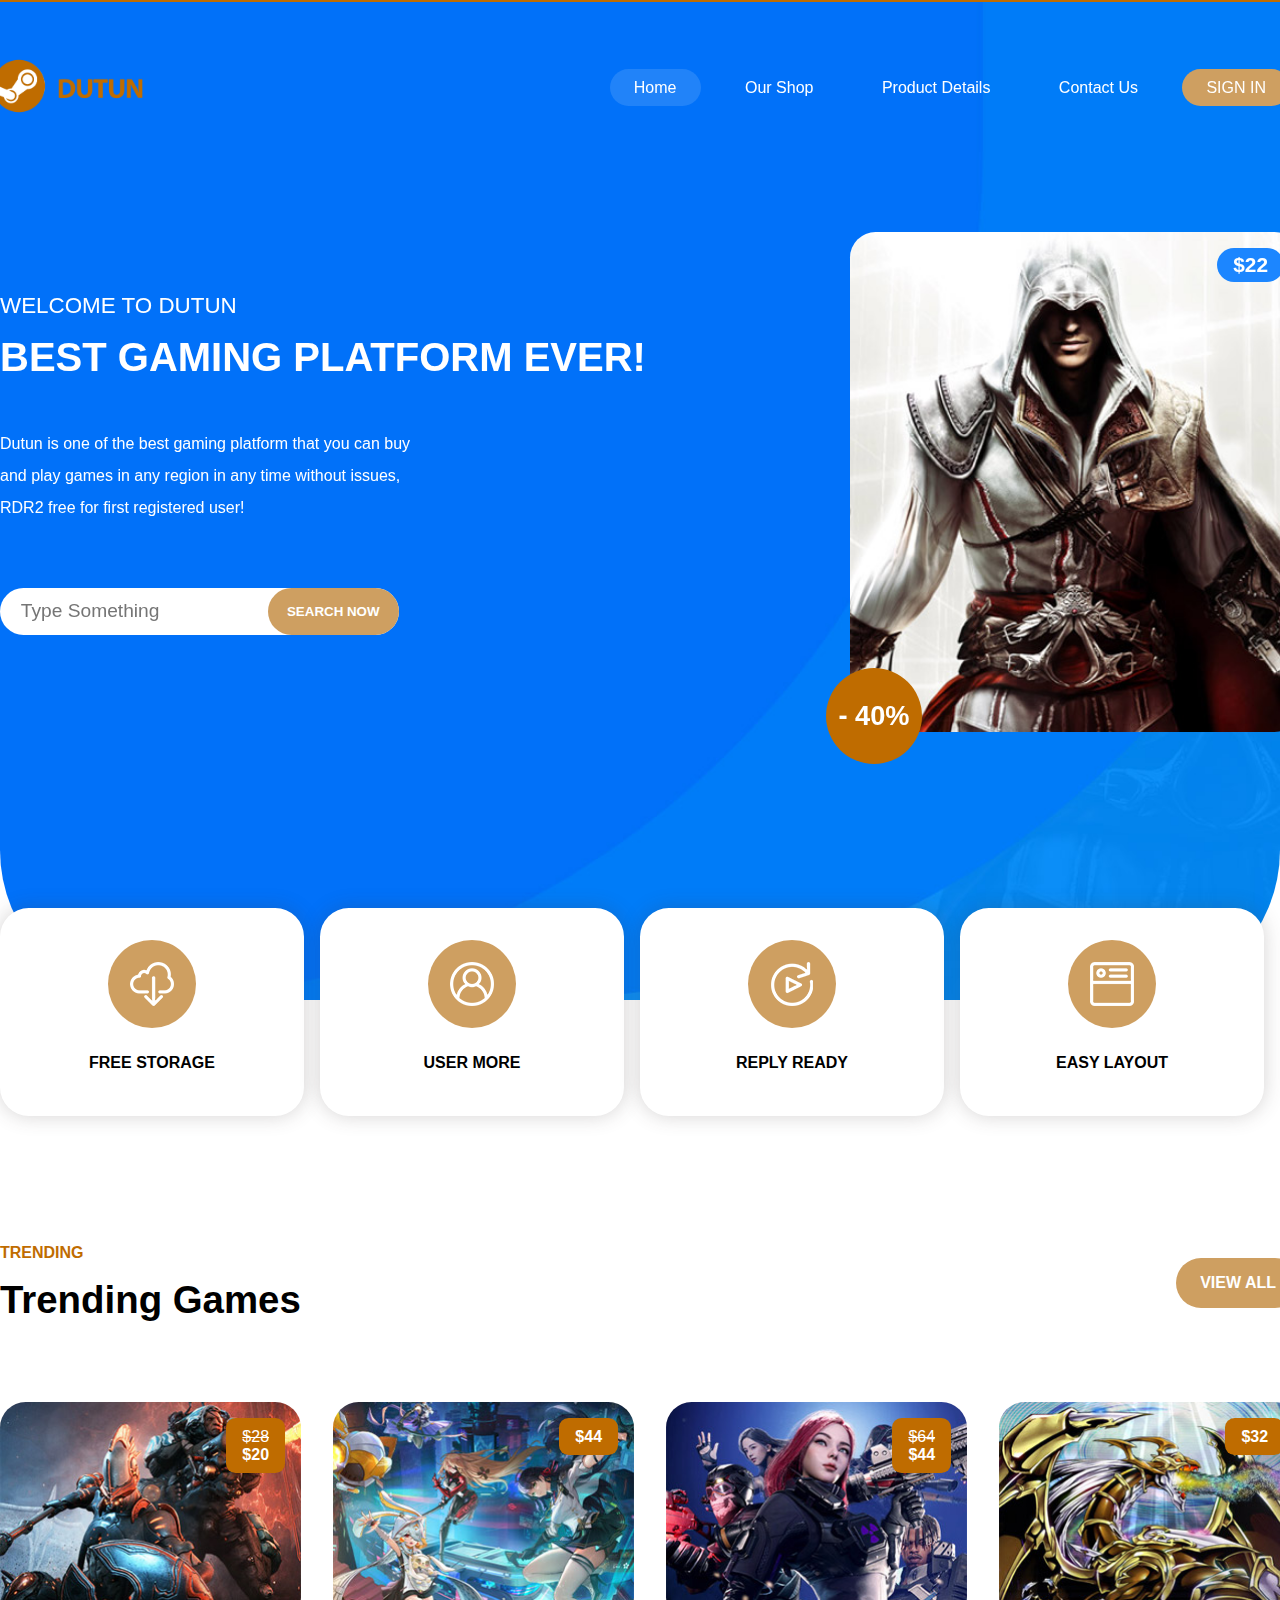
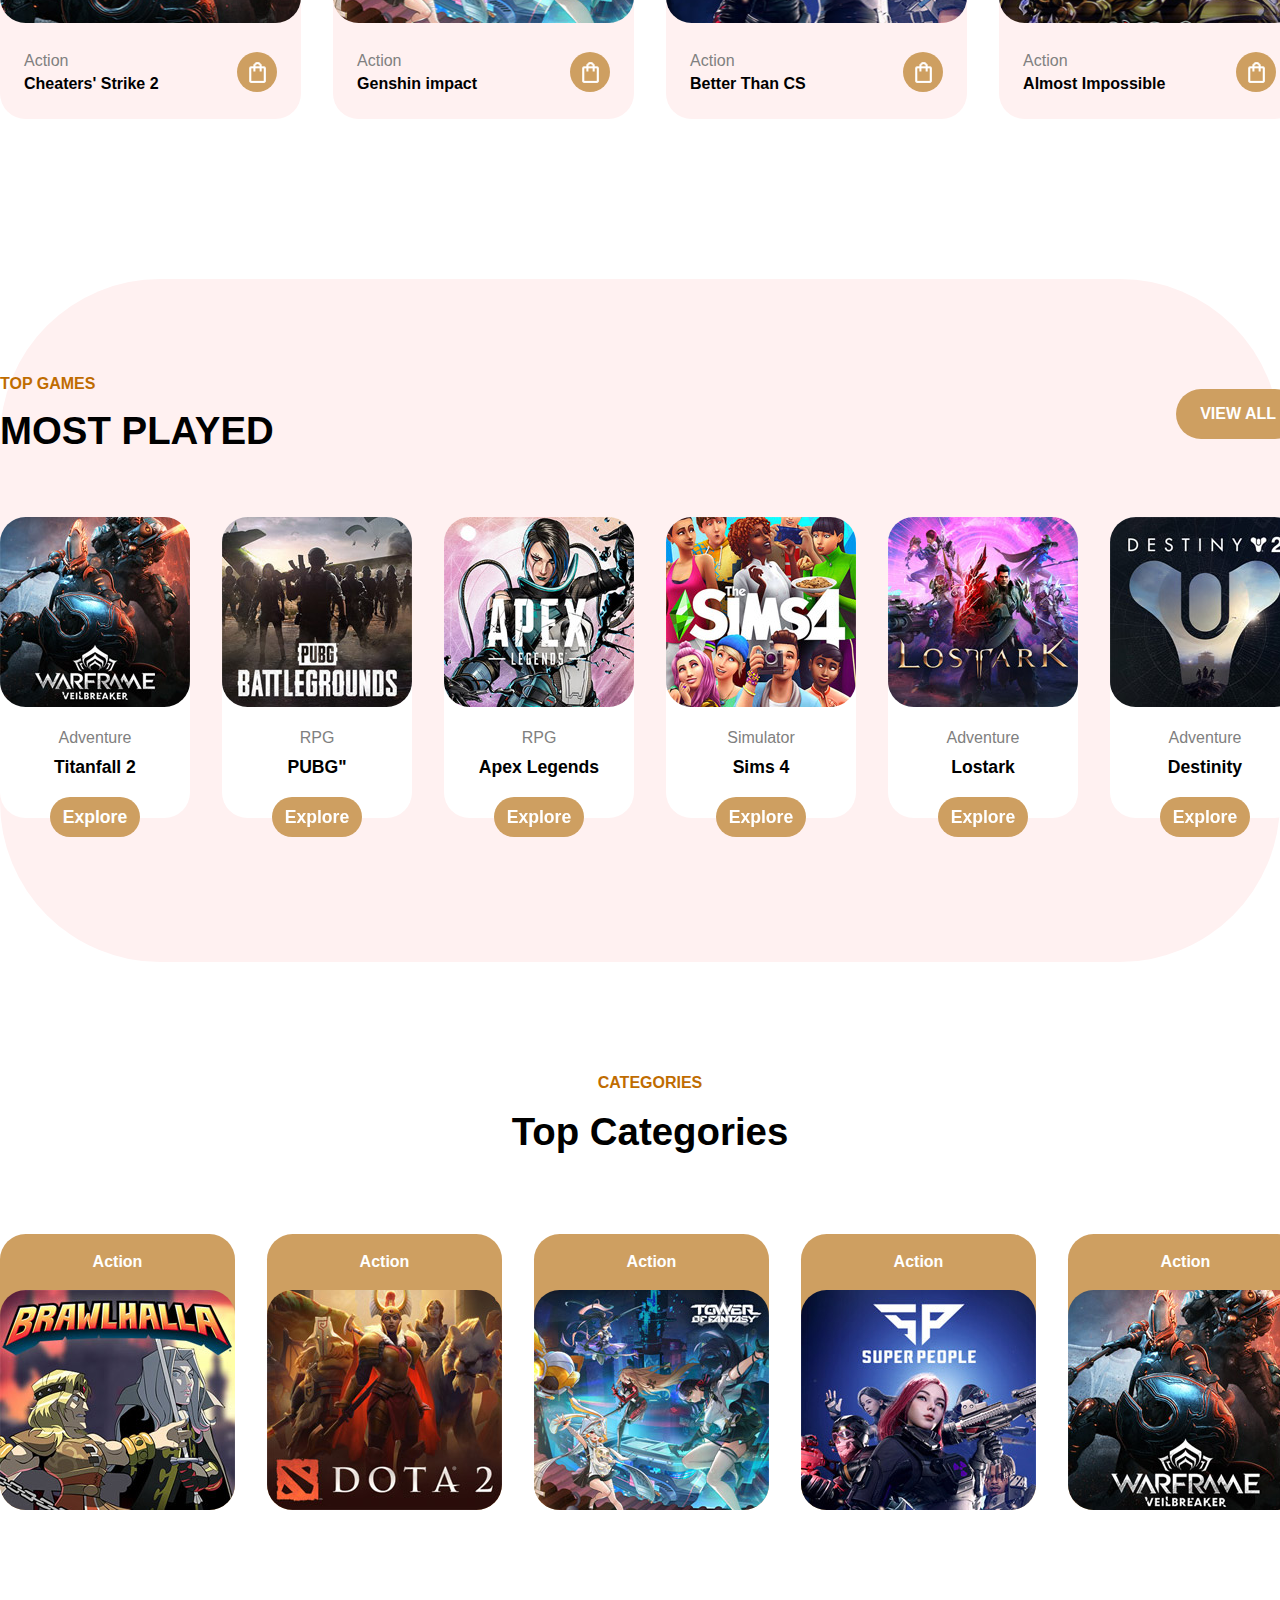
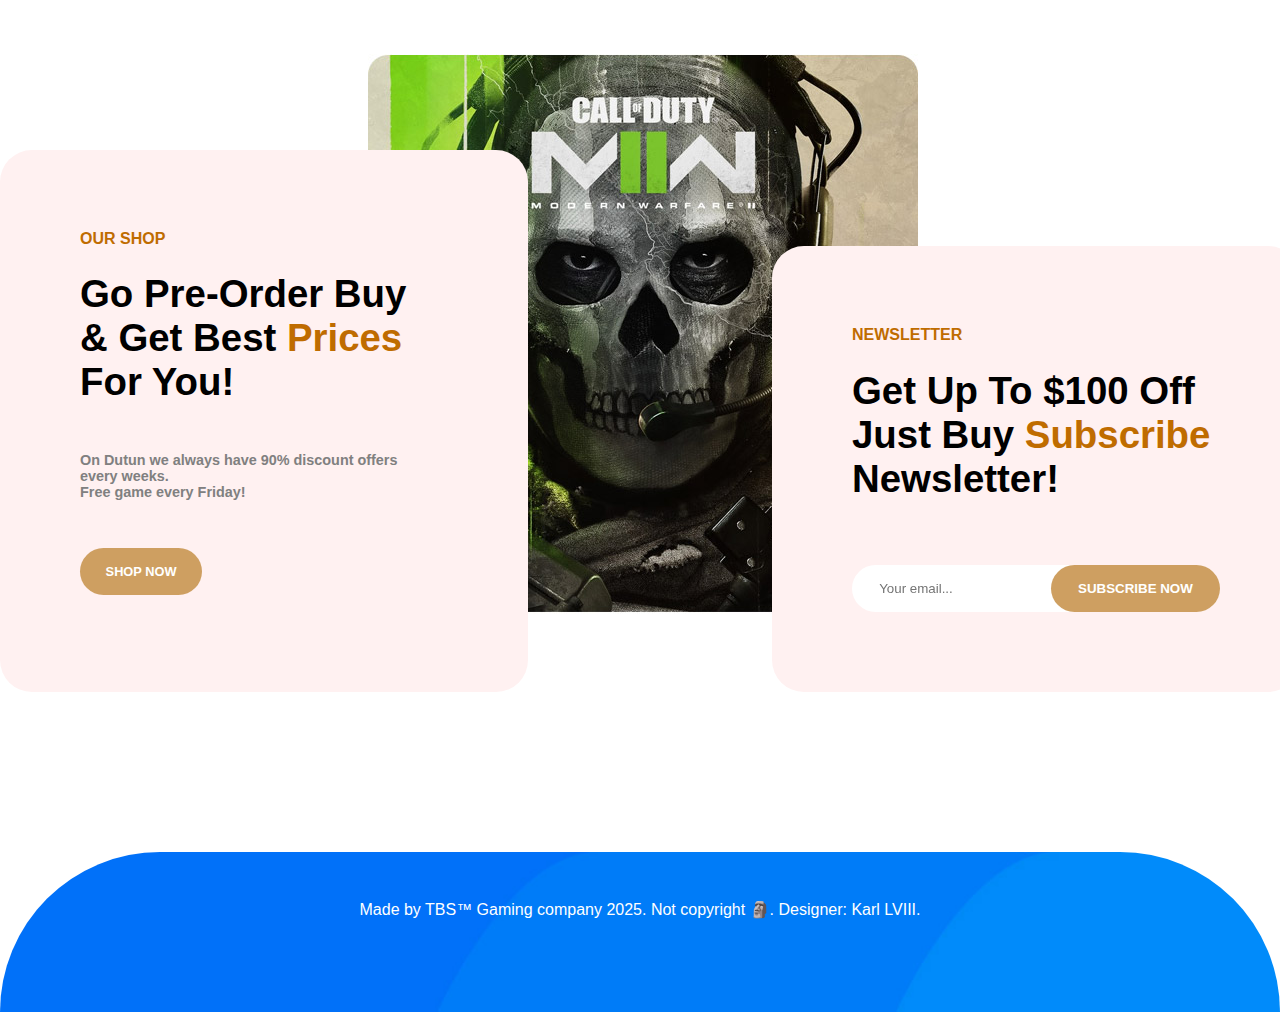
<file: index.html>
<!DOCTYPE html>
<html lang="en">

<head>
    <meta charset="UTF-8">
    <meta name="viewport" content="width=device-width, initial-scale=1.0">
    <title>Dutun</title>
    <link rel="icon" href="assets/images/DutinIcon1.png">
    <link rel="stylesheet" href="style.css">

</head>

<body>
    <script src="func.js"></script>
    <div class="headSection">
        <div class="sariqcha"></div>
        <div class="headdiv" id="myHeader">
            <div class="header">
                <a href=""><img class="icon" src="assets/images/DutunIcon.png" alt=""></a>
                <div class="nav">
                    <a href="">Home</a>
                    <a href="">Our Shop</a>
                    <a href="">Product Details</a>
                    <a href="">Contact Us</a>
                    <a href="">SIGN IN</a>
                </div>
            </div>
        </div>

    </div>
    <main>
        <div class="welcome">
            <div>
                <p class="welcomep">WELCOME TO DUTUN</p>
                <p class="bestsite">BEST GAMING PLATFORM EVER!</p>
                <p class="description">Dutun is one of the best gaming platform that you can buy <br> and play games in
                    any
                    region in any time without issues, <br> RDR2 free for first registered user!</p>
                <div class="search">
                    <input type="text" name="search" id="search" placeholder="Type Something">
                    <button>SEARCH NOW</button>
                </div>
            </div>
            <div class="banner">
                <p class="price">$22</p>
                <p class="discount">- 40%</p>
            </div>

        </div>

        <div class="mainCards">
            <a href="" class="freestorage">
                <div class="mainCardsImg1"><img src="assets/images/featured-01.png" alt="featured"></div>
                <p>FREE STORAGE</p>
            </a>
            <a href="" class="usermode">
                <div class="mainCardsImg2"><img src="assets/images/featured-02.png" alt="featured"></div>
                <p>USER MORE</p>
            </a>
            <a href="" class="replyready">
                <div class="mainCardsImg3"><img src="assets/images/featured-03.png" alt="featured"></div>
                <p>REPLY READY</p>
            </a>
            <a href="" class="easylayout">
                <div class="mainCardsImg4"><img src="assets/images/featured-04.png" alt="featured"></div>
                <p>EASY LAYOUT</p>
            </a>
        </div>


        <div class="trending">
            <div>
                <p>TRENDING</p>
                <p>Trending Games</p>
            </div>
            <a href="">VIEW ALL</a>
        </div>

        <div class="trendingCards">

            <a class="trendingCardsFirstA" href="">

                <div class="first">
                    <img class="trendingCardsImg" src="assets/images/trending-01.jpg" alt="trending game img 1">
                    <div class="price">
                        <p><del>$28</del></p>
                        <p><b>$20</b></p>
                    </div>
                    <div class="trendingCardTextDiv">
                        <div>
                            <p class="category">Action</p>
                            <p class="gameName blueHover2">Cheaters' Strike 2</p>


                        </div>
                        <div class="trendingShopIcon blueHover">
                            <img src="assets/images/shoppingBag.png" alt="shoppingBag">
                        </div>


                    </div>
                </div>
            </a>

            <a class="trendingCardsSecondA" href="">
                <div class="second">
                    <img class="trendingCardsImg" src="assets/images/trending-02.jpg" alt="trending game img 2">
                    <div class="price">
                        <p><b>$44</b></p>
                    </div>
                    <div class="trendingCardTextDiv">
                        <div>
                            <p class="category">Action</p>
                            <p class="gameName blueHover2">Genshin impact</p>


                        </div>
                        <div class="trendingShopIcon blueHover">
                            <img src="assets/images/shoppingBag.png" alt="shoppingBag">
                        </div>


                    </div>
                </div>
            </a>

            <a class="trendingCardsThirdA" href="">
                <div class="third">
                    <img class="trendingCardsImg" src="assets/images/trending-03.jpg" alt="trending game img 2">
                    <div class="price">
                        <p><del>$64</del></p>
                        <p><b>$44</b></p>
                    </div>
                    <div class="trendingCardTextDiv">
                        <div>
                            <p class="category">Action</p>
                            <p class="gameName blueHover2">Better Than CS</p>


                        </div>
                        <div class="trendingShopIcon blueHover">
                            <img src="assets/images/shoppingBag.png" alt="shoppingBag">
                        </div>


                    </div>
                </div>
            </a>

            <a class="trendingCardsFourthA" href="">
                <div class="fourth">
                    <img class="trendingCardsImg" src="assets/images/trending-04.jpg" alt="trending game img 2">
                    <div class="price">
                        <p><b>$32</b></p>
                    </div>
                    <div class="trendingCardTextDiv">
                        <div>
                            <p class="category">Action</p>
                            <p class="gameName blueHover2">Almost Impossible</p>

                        </div>
                        <div class="trendingShopIcon blueHover">
                            <img src="assets/images/shoppingBag.png" alt="shoppingBag">
                        </div>

                    </div>
                </div>

            </a>

        </div>

        <div class="topGamesBack">

            <div class="topGames">
                <div class="trending">
                    <div>
                        <p>TOP GAMES</p>
                        <p>MOST PLAYED</p>
                    </div>
                    <a href="">VIEW ALL</a>
                </div>
            </div>

            <div class="topGamesBanners">

                <a href="" class="topGamesBanner1">
                    <img class="topGamesBannerImg" src="assets/images/top-game-01.jpg" alt="top game 1">
                    <p class="TopGamesCategory">Adventure</p>
                    <p class="TopGamesGameName">Titanfall 2</p>
                    <button class="exploreBtn">Explore</button>
                </a>

                <a href="" class="topGamesBanner2">
                    <img class="topGamesBannerImg" src="assets/images/top-game-02.jpg" alt="top game 1">
                    <p class="TopGamesCategory">RPG</p>
                    <p class="TopGamesGameName">PUBG"</p>
                    <button class="exploreBtn">Explore</button>
                </a>

                <a href="" class="topGamesBanner3">
                    <img class="topGamesBannerImg" src="assets/images/top-game-03.jpg" alt="top game 1">
                    <p class="TopGamesCategory">RPG</p>
                    <p class="TopGamesGameName">Apex Legends</p>
                    <button class="exploreBtn">Explore</button>
                </a>

                <a href="" class="topGamesBanner4">
                    <img class="topGamesBannerImg" src="assets/images/top-game-04.jpg" alt="top game 1">
                    <p class="TopGamesCategory">Simulator</p>
                    <p class="TopGamesGameName">Sims 4</p>
                    <button class="exploreBtn">Explore</button>
                </a>

                <a href="" class="topGamesBanner5">
                    <img class="topGamesBannerImg" src="assets/images/top-game-05.jpg" alt="top game 1">
                    <p class="TopGamesCategory">Adventure</p>
                    <p class="TopGamesGameName">Lostark</p>
                    <button class="exploreBtn">Explore</button>
                </a>

                <a href="" class="topGamesBanner6">
                    <img class="topGamesBannerImg" src="assets/images/top-game-06.jpg" alt="top game 1">
                    <p class="TopGamesCategory">Adventure</p>
                    <p class="TopGamesGameName">Destinity</p>
                    <button class="exploreBtn">Explore</button>
                </a>


            </div>

        </div>

        <div class="topCategories">
            <p class="categories">CATEGORIES</p>
            <p class="topCategoriesP">Top Categories</p>

            <div class="topCategoriesBanners">

                <a href="" class="topCategoriesBanner1">
                    <p class="topCategoriesBannersCategory">Action</p>
                    <img class="topCategoriesBannerImg" src="assets/images/categories-01.jpg" alt="Categories">
                </a>

                <a href="" class="topCategoriesBanner2">
                    <p class="topCategoriesBannersCategory">Action</p>
                    <img class="topCategoriesBannerImg" src="assets/images/categories-02.jpg" alt="Categories">
                </a>

                <a href="" class="topCategoriesBanner3">
                    <p class="topCategoriesBannersCategory">Action</p>
                    <img class="topCategoriesBannerImg" src="assets/images/categories-03.jpg" alt="Categories">
                </a>

                <a href="" class="topCategoriesBanner4">
                    <p class="topCategoriesBannersCategory">Action</p>
                    <img class="topCategoriesBannerImg" src="assets/images/categories-04.jpg" alt="Categories">
                </a>

                <a href="" class="topCategoriesBanner5">
                    <p class="topCategoriesBannersCategory">Action</p>
                    <img class="topCategoriesBannerImg" src="assets/images/categories-05.jpg" alt="Categories">
                </a>

            </div>

        </div>

        <div class="login">
            <div class="ourShop">
                <p class="ourShopP">OUR SHOP</p>
                <p class="preOrder">Go Pre-Order Buy <br> & Get Best <span style="color: #bf6c00;">Prices</span> <br>
                    For You!</p>
                <p class="ourShopDescription">On Dutun we always have 90% discount offers <br> every weeks. <br> Free
                    game every Friday! </p>
                <a href="" class="shopNowBtn">SHOP NOW</a>
            </div>

            <img class="mw2" src="assets/images/single-game.jpg" alt="MW2">

            <div class="sbuscribe">

                <p class="ourShopP">NEWSLETTER</p>
                <p class="subscribeP">Get Up To $100 Off Just Buy <span style="color: #bf6c00;">Subscribe</span>
                    Newsletter!</p>

                <div class="inputDiv">
                    <input placeholder="Your email..." type="email" name="email" id="email" class="email">
                    <button class="subscribeBtn">SUBSCRIBE NOW</button>
                </div>

            </div>

        </div>



    </main>

    <footer>
        <p class="footerP">Made by TBS™ Gaming company 2025. Not copyright 🗿. Designer: Karl LVIII. </p>
    </footer>

</body>
</file>
<file: style.css>
@font-face {
    font-family: "myFont";
    src: url(assets/fa-brands-400.ttf);
}

*{
    margin: 0;
    padding: 0;
    font-family: Arial, Helvetica, sans-serif;
    user-select: none;
}
::-webkit-scrollbar{
    width: 0;
    height: 0;
}
.headSection{
    width: 100%;
    height: 1000px;
    background-image: url("assets/images/banner-bg.jpg");
    background-repeat: no-repeat;
    background-size: cover;
    border-bottom-left-radius: 150px;
    border-bottom-right-radius: 150px;
    z-index: 1;
    justify-content: center;
    display: flex;
}

.sariqcha{
    width: 100%;
    height: 2px;
    background-color: #bf6c00;
    z-index: 10;
    position: absolute;
    top: 0;

}

.header{
    width: 1300px;
    display: flex;
    align-items: center;
    justify-content: space-between;
    position: fixed;
}
.headdiv{
    position: fixed;
    margin-top: 3rem;
    width: 100%;
    height: 80px;
    display: flex;
    justify-content: center;
    align-items: center;
    border-bottom-left-radius: 1.7rem;
    border-bottom-right-radius: 1.7rem;

}
.headdiv.scrolled {
    background-color: #1c86ff;
    margin-top: 0;
    transition: 0.5s;
    z-index: 1000;
}

.icon{
    width: 180px;
}
.nav a:link, .nav a:visited{
    margin-inline-start: 1rem;
    padding: 0.6rem 1.5rem;
    text-decoration: none;
    color: white;
    border-radius: 1.7rem;
}
.nav :first-child{
    background-color: #ffffff21;
}
.nav a:hover, .nav a:focus{
    background-color: #ffffff21;
    transition: 0.4s;
}
.nav :last-child{
    background-color: #ce9f61;
}
.nav :last-child:hover, .nav :last-child:focus{
    background-color: #bf6c00;
}

/* --------------------------------------------------------- */

.welcome{
    display: flex;
    width: 1300px;
    margin: 0 auto;
    position: relative;
    margin-top: -48rem;
    justify-content: space-between;
}
.banner{
    border-radius: 1.6rem;
    position: relative;
    background-image: url("assets/images/banner-image.jpg");
    width: 450px;
    background-size: cover;
    background-repeat: no-repeat;
    height: 500px;

}
p.price{
    color: white;
    font-weight: 900;
    background-color: #1c86ff;
    position: absolute;
    padding: 0.3rem 1rem;
    font-size: 1.3rem;
    border-radius: 2rem;
    top: 1rem;
    right: 1rem;
}
p.discount{
    color: white;
    font-weight: 900;
    background-color: #bf6c00;
    font-size: 1.7rem;
    width: 6rem;
    height: 6rem;
    border-radius: 50%;
    display: flex;
    justify-content: center;
    align-items: center;
    position: absolute;
    bottom: -2rem;
    left: -1.5rem;
}
p.welcomep, p.bestsite, p.description{
    color: white;

}
p.welcomep{
    font-size: 1.4rem;
    margin-top: 3.8rem;
}
p.bestsite{
    font-size: 2.5rem;
    font-weight: 800;
    margin-top: 1rem;
}
p.description{
    margin-top: 3rem;
    line-height: 2;
}
div.search{
    width: fit-content;
    background-color: white;
    display: flex;
    align-items: center;
    padding: 0 0 0 1.3rem;
    border-radius: 4rem;
    margin-top: 4rem;
}
div.search input{
    font-size: 1.2rem;
    border: none;
}
div.search input:focus{
    border: none;
    outline: none;
}
div.search button{
    padding: 1rem 1.2rem;
    border-radius: 4rem;
    border: none;
    background-color: #ce9f61;
    color: white;
    font-weight: 600;
}
div.search button:hover{
    background-color: #bf6c00;
    transition: 0.2s;
    cursor: pointer;
}
/* ------------------------------------------------------ */

div.mainCards{
    width: 1300px;
    display: flex;
    margin: 0 auto;
    margin-top: 11rem;
}

/* ??????????????????????????????????????? */

.mainCards .freestorage{
    background-color: rgb(255, 255, 255);
    width: inherit;
    max-width: 19rem;
    height: 13rem;
    margin: 0 1rem 0 0;
    border-radius: 1.8rem;
    box-shadow: 0 0 20px rgba(70, 63, 63, 0.226);
}
.freestorage div{
    background-color: #ce9f61;
    width: 5.5rem;
    height: 5.5rem;
    border-radius: 50%;
    display: flex;
    justify-content: center;
    align-items: center;
    margin: 2rem auto 0;
}
.freestorage p{
    font-weight: 700;
    text-align: center;
    margin-top: 1.6rem;
}
.freestorage:visited, .freestorage:link{
    text-decoration: none;
    color: black;
}
.freestorage:hover .mainCardsImg1{
    background-color: #bf6c00;
    transition: 0.2s;
}


/* ??????????????????????????????????????? */

.mainCards .usermode{
    background-color: rgb(255, 255, 255);
    width: inherit;
    max-width: 19rem;
    height: 13rem;
    margin: 0 1rem 0 0;
    border-radius: 1.8rem;
    box-shadow: 0 0 20px rgba(70, 63, 63, 0.226);
}
.usermode div{
    background-color: #ce9f61;
    width: 5.5rem;
    height: 5.5rem;
    border-radius: 50%;
    display: flex;
    justify-content: center;
    align-items: center;
    margin: 2rem auto 0;
}
.usermode p{
    font-weight: 700;
    text-align: center;
    margin-top: 1.6rem;
}
.usermode:visited, .usermode:link{
    text-decoration: none;
    color: black;
}
.usermode:hover .mainCardsImg2{
    background-color: #bf6c00;
    transition: 0.2s;
}


/* ??????????????????????????????????????? */

.mainCards .replyready{
    background-color: rgb(255, 255, 255);
    width: inherit;
    max-width: 19rem;
    height: 13rem;
    margin: 0 1rem 0 0;
    border-radius: 1.8rem;
    box-shadow: 0 0 20px rgba(70, 63, 63, 0.226);
}
.replyready div{
    background-color: #ce9f61;
    width: 5.5rem;
    height: 5.5rem;
    border-radius: 50%;
    display: flex;
    justify-content: center;
    align-items: center;
    margin: 2rem auto 0;
}
.replyready p{
    font-weight: 700;
    text-align: center;
    margin-top: 1.6rem;
}
.replyready:visited, .replyready:link{
    text-decoration: none;
    color: black;
}
.replyready:hover .mainCardsImg3{
    background-color: #bf6c00;
    transition: 0.2s;
}


/* ??????????????????????????????????????? */

.mainCards .easylayout{
    background-color: rgb(255, 255, 255);
    width: inherit;
    max-width: 19rem;
    height: 13rem;
    margin: 0 1rem 0 0;
    border-radius: 1.8rem;
    box-shadow: 0 0 20px rgba(70, 63, 63, 0.226);
}
.easylayout div{
    background-color: #ce9f61;
    width: 5.5rem;
    height: 5.5rem;
    border-radius: 50%;
    display: flex;
    justify-content: center;
    align-items: center;
    margin: 2rem auto 0;
}
.easylayout p{
    font-weight: 700;
    text-align: center;
    margin-top: 1.6rem;
}
.easylayout:visited, .easylayout:link{
    text-decoration: none;
    color: black;
}
.easylayout:hover .mainCardsImg4{
    background-color: #bf6c00;
    transition: 0.2s;
}



/* ??????????????????????????????????????? */

.trending{
    width: 1300px;
    display: flex;
    justify-content: space-between;
    margin: 0 auto;
    margin-top: 8rem;
}
.trending div :first-child{
    font-size: 1rem;
    color: #bf6c00 ;
    font-weight: 600;
}
.trending div :last-child{
    font-size: 2.4rem;
    margin-top: 1rem;
    font-weight: 700;
}
.trending a:link, .trending a:visited{
    background-color: #ce9f61;
    margin: auto 0;
    font-size: 1rem;
    color: white;
    border-radius: 3rem;
    padding: 1rem 1.5rem;
    text-decoration: none;
    font-weight: 600;
}
.trending a:hover, .trending a:focus{
    background-color: #bf6c00;
    transition: 0.2s;
}

/* ????????????????????????????????????????? */

.trendingCards{
    width: 1300px;
    margin: 5rem auto 0;
    display: flex;
    
    text-decoration: none;
}



.trendingCards .first, .trendingCards .second, .trendingCards .third, .trendingCards .fourth{
    width: 18.815rem;
    position: relative;
    background-color: #fff1f1;
    border-radius: 1.6rem;
    margin-right: 2rem;
}
.trendingCardsFirstA , .trendingCardsSecondA , .trendingCardsThirdA , .trendingCardsFourthA{
    text-decoration: none;
}
.trendingCardsFirstA:hover .blueHover , .trendingCardsFourthA:hover .blueHover , .trendingCardsThirdA:hover .blueHover , .trendingCardsSecondA:hover .blueHover {
    background-color: #bf6c00;
    transition: 0.2s;
}
.trendingCardsFirstA:hover .blueHover2 , .trendingCardsFourthA:hover .blueHover2 , .trendingCardsThirdA:hover .blueHover2 , .trendingCardsSecondA:hover .blueHover2  {
    color: #bf6c00;
    transition: 0.2s;
}
.trendingCardsImg{
    width: 100%;
    border-radius: 1.6rem;
}
.trendingCards .price{
    background-color: #bf6c00;
    width: fit-content;
    position: absolute;
    padding: 0.6rem 1rem;
    border-radius: 0.6rem;
    top: 1rem;
    right: 1rem;
    color: white;
}
.trendingCards .price :nth-child(2){
    font-weight: 600;
}
.trendingCardTextDiv{
    display: flex;
    justify-content: space-between;
    margin: 1.6rem 1.5rem 0;
    padding-bottom: 1.6rem;
    

}

.trendingCardTextDiv .category{
    color: grey;
}
.trendingCardTextDiv .gameName{
    font-weight: 600;
    margin-top: 0.3rem;
    color: black;
}
.trendingShopIcon{
    width: 40px;
    height: 40px;
    background-color: #ce9f61;
    display: flex;
    border-radius: 50%;
    justify-content: center;
    align-items: center;


}
.trendingShopIcon img{
    width: 25px;
    height: 25px;
}

/* ------------------------------------------ */

.topGames .trending{
    margin: 0 auto;
}
.topGamesBack{
    width: 100%;
    background-color: #fff1f1;
    border-radius: 10rem;
    padding: 6rem 0 9rem;
    margin-top: 10rem;
}
.topGamesBanners{
    width: 1300px;
    margin: 0 auto;
    margin-top: 4rem;
    display: flex;
}

/* ?????????????????????????????????????????????? */

.topGamesBanner1, .topGamesBanner2, .topGamesBanner3, .topGamesBanner4, .topGamesBanner5, .topGamesBanner6{
    width: 12.7rem;
    display: flex;
    flex-direction: column;
    align-items: center;
    border-radius: 1.6rem;
    background-color: white;
    text-decoration: none;
    margin-right: 2rem;
}
.topGamesBanner6{
    margin: 0;
}
.topGamesBanner1:hover .TopGamesGameName, .topGamesBanner2:hover .TopGamesGameName, .topGamesBanner3:hover .TopGamesGameName, .topGamesBanner4:hover .TopGamesGameName, .topGamesBanner5:hover .TopGamesGameName, .topGamesBanner6:hover .TopGamesGameName{
    color: #bf6c00;
    transition: 0.2s;
}
.topGamesBanner1:hover .exploreBtn, .topGamesBanner2:hover .exploreBtn, .topGamesBanner3:hover .exploreBtn, .topGamesBanner4:hover .exploreBtn, .topGamesBanner5:hover .exploreBtn, .topGamesBanner6:hover .exploreBtn{
    background-color: #bf6c00;
    transition: 0.2s;
}

.topGamesBannerImg{
    width: 100%;
    border-radius: 1.6rem;
}

.TopGamesCategory{
    font-size: 1rem;
    color: grey;
    margin-top: 1.4rem;
}
.TopGamesGameName{

    font-size: 1rem;
    font-weight: 600;
    font-size: 1.1rem;
    margin-top: 0.6rem;
    color: black;
}
.exploreBtn{
    text-decoration: none;
    position: relative;
    top: 1.2rem;
    padding: 0.6rem 0.8rem;
    font-size: 1.1rem;
    font-weight: 600;
    color: white;
    border: none;
    background-color: #ce9f61;
    border-radius: 2rem;

}
.exploreBtn:hover{
    cursor: pointer;
}

/* ------------------------------------------ */

.topCategories{
    width: 1300px;
    margin: 0 auto;
    flex-direction: column;
    align-items: center;
    display: flex;
    margin-top: 7rem;
}
.categories{
    
    color: #bf6c00;
    font-weight: 600;
}
.topCategoriesP{
    color: black;
    font-weight: 600;
    margin-top: 1.1rem;
    font-size: 2.4rem;
}

.topCategoriesBanners{
    width: 1300px;
    display: flex;
    margin-top: 5rem;
}
.topCategoriesBanner1, .topCategoriesBanner2, .topCategoriesBanner3, .topCategoriesBanner4, .topCategoriesBanner5{
    width: 14.65;
    border-radius: 1.6rem;
    background-color: #ce9f61;
    text-decoration: none;
    display: flex;
    flex-direction: column;
    margin-right: 2rem;
}
.topCategoriesBanner5{
    margin: 0;
}
.topCategoriesBanner1:hover, .topCategoriesBanner2:hover, .topCategoriesBanner3:hover, .topCategoriesBanner4:hover, .topCategoriesBanner5:hover{
    background-color: #bf6c00;
    transition: 0.2s;
}
.topCategoriesBannersCategory{
    text-decoration: none;
    font-weight: 600;
    color: white;
    padding: 1.2rem 0;
    margin: 0 auto;

}
.topCategoriesBannerImg{
    border-radius: 1.6rem;
}

/* ----------------------------------------- */

.login{
    width: 1300px;
    margin: 0 auto;
    position: relative;
    margin-top: 9rem;
    display: flex;
    justify-content: space-between;
    margin-bottom: 10rem;
}

.ourShop{
    background-color: #fff1f1;
    border-radius: 2rem;
    width: 23rem;
    padding: 5rem ;
    z-index: 2;
    margin-top: 6rem;

}
.ourShopP{
    color: #bf6c00;
    font-weight: 600;

}
.preOrder{
    font-weight: 600;
    color: black;
    font-size: 2.4rem;
    margin-top: 1.5rem;
}
.ourShopDescription{
    color: gray;
    font-size: 0.9rem;
    font-weight: 600;
    margin-top: 3rem;
}
.shopNowBtn{
    background-color: #ce9f61;
    display: flex;
    color: white;
    font-weight: 600;
    justify-content: center;
    align-items: center;
    border-radius: 2rem;
    padding: 1rem 1.6rem;
    width: fit-content;
    text-decoration: none;
    font-size: 0.8rem;
    margin-top: 3rem;
}
.shopNowBtn:hover{
    background-color: #bf6c00;
    transition: 0.2s;
}
.mw2{
    position: absolute;
    top: 0;
    left: 23rem;
    margin: 0 auto;
    top: 0;
    z-index: 1;
}


.sbuscribe{
    width: 23rem;
    padding: 5rem;
    background-color: #fff1f1;
    border-radius: 2rem;
    z-index: 3;
    margin-top: 12rem;
}
.subscribeP{
    font-size: 2.4rem;
    font-weight: 600;
    margin-top: 1.6rem;
}

.inputDiv{
    width: 100%;
    display: flex;
    justify-content: space-between;
    margin-top: 4rem;
    position: relative;
}
.email{
    width: 100%;
    padding: 1rem 1.7rem;
    border-radius: 2rem;
    border: none;
    outline: none;
    
}
.email:focus{
    box-shadow: 0 0 6px #bf6c00c7;
    transition: 0.2s;
}
.subscribeBtn{
    position: absolute;
    right: 0;
    padding: 1rem 1.7rem;
    border: none;
    background-color: #ce9f61;
    border-radius: 2rem;
    font-weight: 600;
    color: white;
}
.subscribeBtn:hover{
    cursor: pointer;
    background-color: #bf6c00;
    transition: 0.2s;
}

footer{
    background-image: url("assets/images/footer-bg.jpg");
    height: 10rem;
    width: 100%;
    background-size: cover;
    border-top-right-radius: 50rem;
    border-top-left-radius: 50rem;
    background-repeat: no-repeat;
}
.footerP{
    color: white;
    text-align: center;
    padding-top: 3rem;
}
</file>
